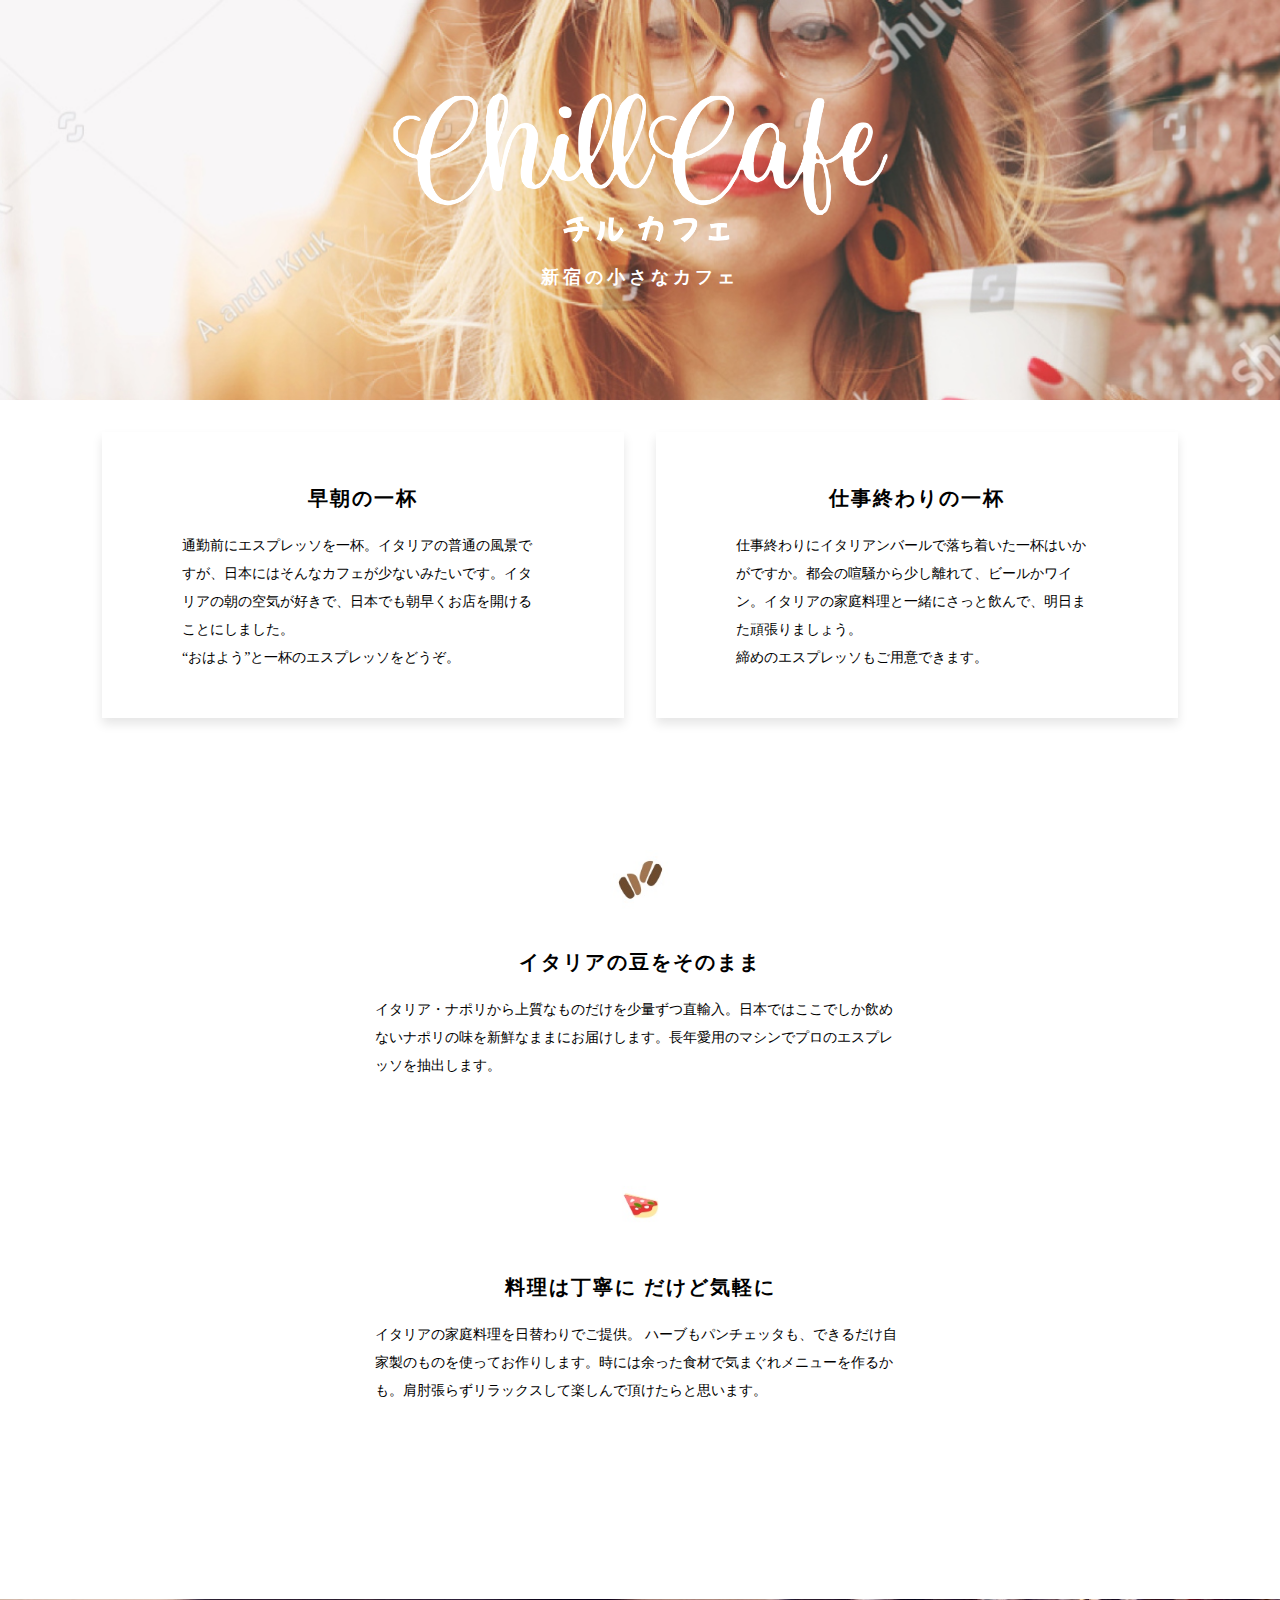
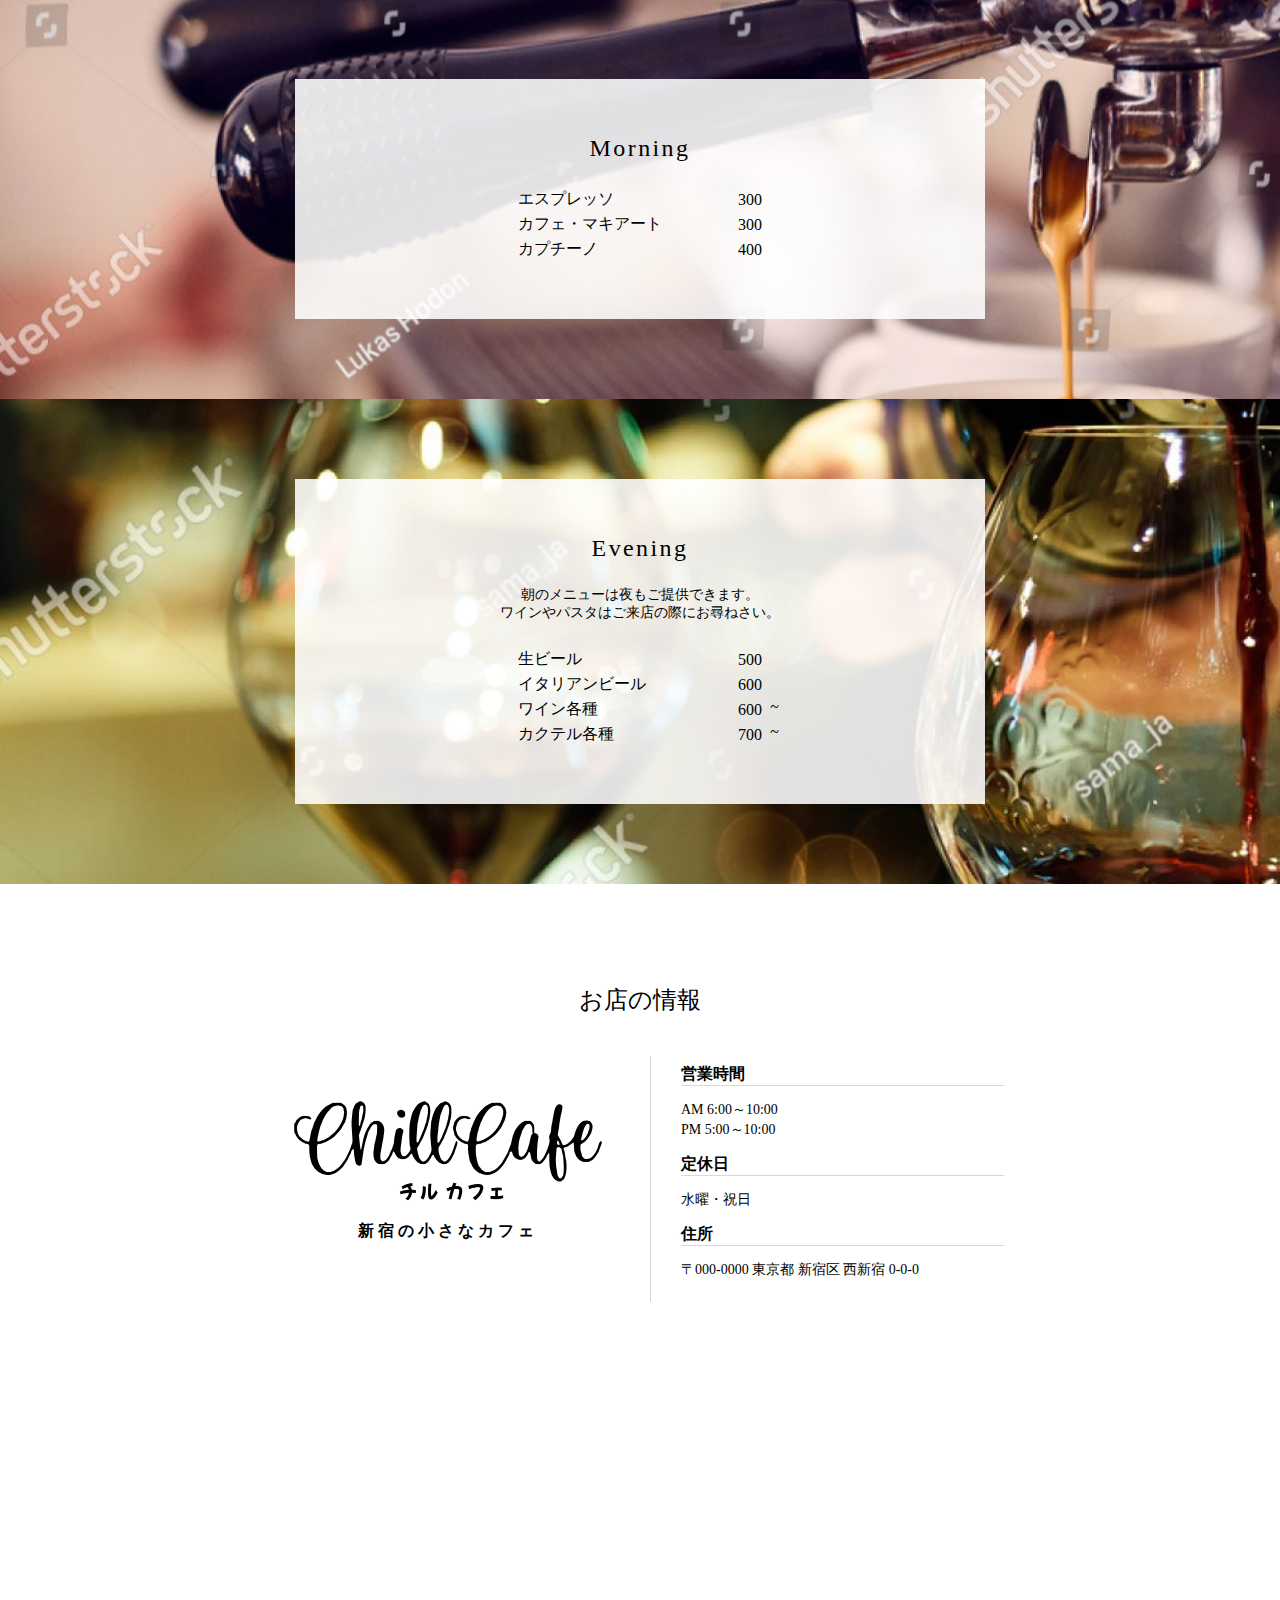
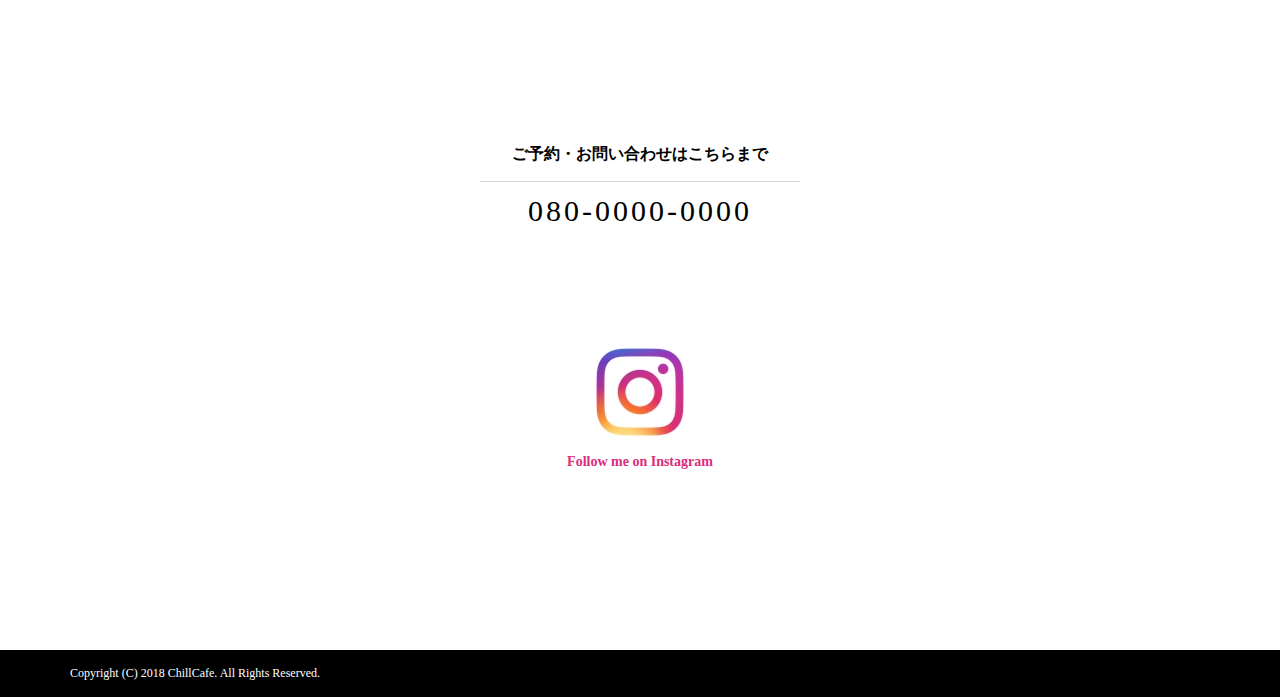
<file: udemy/cafesite/index.html>
<!DOCTYPE html>
<html lang="ja">
<!--[if lt IE 7]>      <html class="no-js lt-ie9 lt-ie8 lt-ie7"> <![endif]-->
<!--[if IE 7]>         <html class="no-js lt-ie9 lt-ie8"> <![endif]-->
<!--[if IE 8]>         <html class="no-js lt-ie9"> <![endif]-->
<!--[if gt IE 8]><!-->
<html class="no-js">
<!--<![endif]-->

<head>
  <meta charset="utf-8">
  <meta http-equiv="X-UA-Compatible" content="IE=edge">
  <title>チルカフェ | 新宿の小さなカフェ</title>
  <meta name="description" content="">
  <meta name="viewport" content="width=device-width, initial-scale=1">
  <link rel="stylesheet" href="./style.css">
  <link rel="stylesheet" href="./responsive.css">
</head>

<body>
  <!--[if lt IE 7]>
      <p class="browsehappy">You are using an <strong>outdated</strong> browser. Please <a href="#">upgrade your browser</a> to improve your experience.</p>
    <![endif]-->
  <!-- <script src="" async defer></script> -->
  <div class="jumbotron">
    <div>
      <img src="./images/logo_white.png" alt="">
      <p>新宿の小さなカフェ</p>
    </div>
  </div>

  <div class="container" style="margin-bottom: 100px;">
    <div class="cafe-features">
      <div class="cafe-feature" style="margin-right: 16px;">
        <!-- <img src="images/espresso.jpg" alt="" /> -->
        <h3 class="cafe-feature-title">早朝の一杯</h3>
        <p>
          通勤前にエスプレッソを一杯。イタリアの普通の風景ですが、日本にはそんなカフェが少ないみたいです。イタリアの朝の空気が好きで、日本でも朝早くお店を開けることにしました。
          <br>
          “おはよう”と一杯のエスプレッソをどうぞ。
        </p>
      </div>

      <div class="cafe-feature" style="margin-left: 16px;">
        <!-- <img src="images/beer.jpg" alt="" /> -->
        <h3 class="cafe-feature-title">仕事終わりの一杯</h3>
        <p>
          仕事終わりにイタリアンバールで落ち着いた一杯はいかがですか。都会の喧騒から少し離れて、ビールかワイン。イタリアの家庭料理と一緒にさっと飲んで、明日また頑張りましょう。
          <br>
          締めのエスプレッソもご用意できます。
        </p>
      </div>
    </div>

    <div class="cafe-description">
      <img src="images/coffee_beans.jpg" alt="" />
      <h3>イタリアの豆をそのまま</h3>
      <p>
        イタリア・ナポリから上質なものだけを少量ずつ直輸入。日本ではここでしか飲めないナポリの味を新鮮なままにお届けします。長年愛用のマシンでプロのエスプレッソを抽出します。
      </p>
    </div>

    <div class="cafe-description">
      <img src="images/pizza.jpg" alt="" />
      <h3>料理は丁寧に だけど気軽に</h3>
      <p>
        イタリアの家庭料理を日替わりでご提供。
        ハーブもパンチェッタも、できるだけ自家製のものを使ってお作りします。時には余った食材で気まぐれメニューを作るかも。肩肘張らずリラックスして楽しんで頂けたらと思います。
      </p>
    </div>
  </div>

  <div class="cafe-menu cafe-menu-morning">
    <div class="cafe-menu-inner">
      <h3>Morning</h3>
      <!-- <img class="menu-image" src="images/bg_espresso.jpg" alt="" /> -->
      <table>
        <tbody>
          <tr>
            <td>エスプレッソ</td>
            <td class="text-right">300</td>
          </tr>
          <tr>
            <td>カフェ・マキアート</td>
            <td class="text-right">300</td>
          </tr>
          <tr>
            <td>カプチーノ</td>
            <td class="text-right">400</td>
          </tr>
        </tbody>
      </table>
    </div>
  </div>

  <div class="cafe-menu cafe-menu-evening">
    <div class="cafe-menu-inner">
      <h3>Evening</h3>
      <p>
        朝のメニューは夜もご提供できます。<br>
        ワインやパスタはご来店の際にお尋ねさい。
      </p>
      <table>
        <tbody>
          <tr>
            <td>生ビール</td>
            <td class="text-right">500</td>
          </tr>
          <tr>
            <td>イタリアンビール</td>
            <td class="text-right">600</td>
          </tr>
          <tr>
            <td>ワイン各種</td>
            <td class="text-right or-more">600</td>
          </tr>
          <tr>
            <td>カクテル各種</td>
            <td class="text-right or-more">700</td>
          </tr>
        </tbody>
      </table>
    </div>
  </div>

  <div class="container">
    <div class="cafe-information">
      <h3>お店の情報</h3>

      <div class="cafe-information-column">
        <div class="cafe-information-column-logo">
          <img src="images/logo_black.png" alt="" />
          <p>新宿の小さなカフェ</p>
        </div>

        <div class="cafe-information-column-right">
          <h5>営業時間</h5>
          <p>
            AM 6:00～10:00 <br>
            PM 5:00～10:00
          </p>

          <h5>定休日</h5>
          <p>水曜・祝日</p>

          <h5>住所</h5>
          <p>〒000-0000 東京都 新宿区 西新宿 0-0-0</p>
        </div>
      </div>
    </div>

    <div class="cafe-map">
      <iframe src="https://www.google.com/maps/embed?pb=!1m18!1m12!1m3!1d3240.4868970051366!2d139.68991201502664!3d35.68963418019245!2m3!1f0!2f0!3f0!3m2!1i1024!2i768!4f13.1!3m3!1m2!1s0x60188cd4b71a37a1%3A0xf1665c37f38661e8!2z5p2x5Lqs6YO95bqB!5e0!3m2!1sja!2sjp!4v1547909112652" frameborder="0" allowfullscreen></iframe>
    </div>

    <div class="cafe-inquiry">
      <h5>ご予約・お問い合わせはこちらまで</h5>
      <p>080-0000-0000</p>
    </div>

    <a href="#" class="cafe-instagram">
      <img src="images/logo_instagram.jpg" alt="">
      <p>Follow me on Instagram</p>
    </a>
  </div>

  <div class="footer">
    <div class="container">
      <p>Copyright (C) 2018 ChillCafe. All Rights Reserved.</p>
    </div>
  </div>
</body>

</html>
</file>
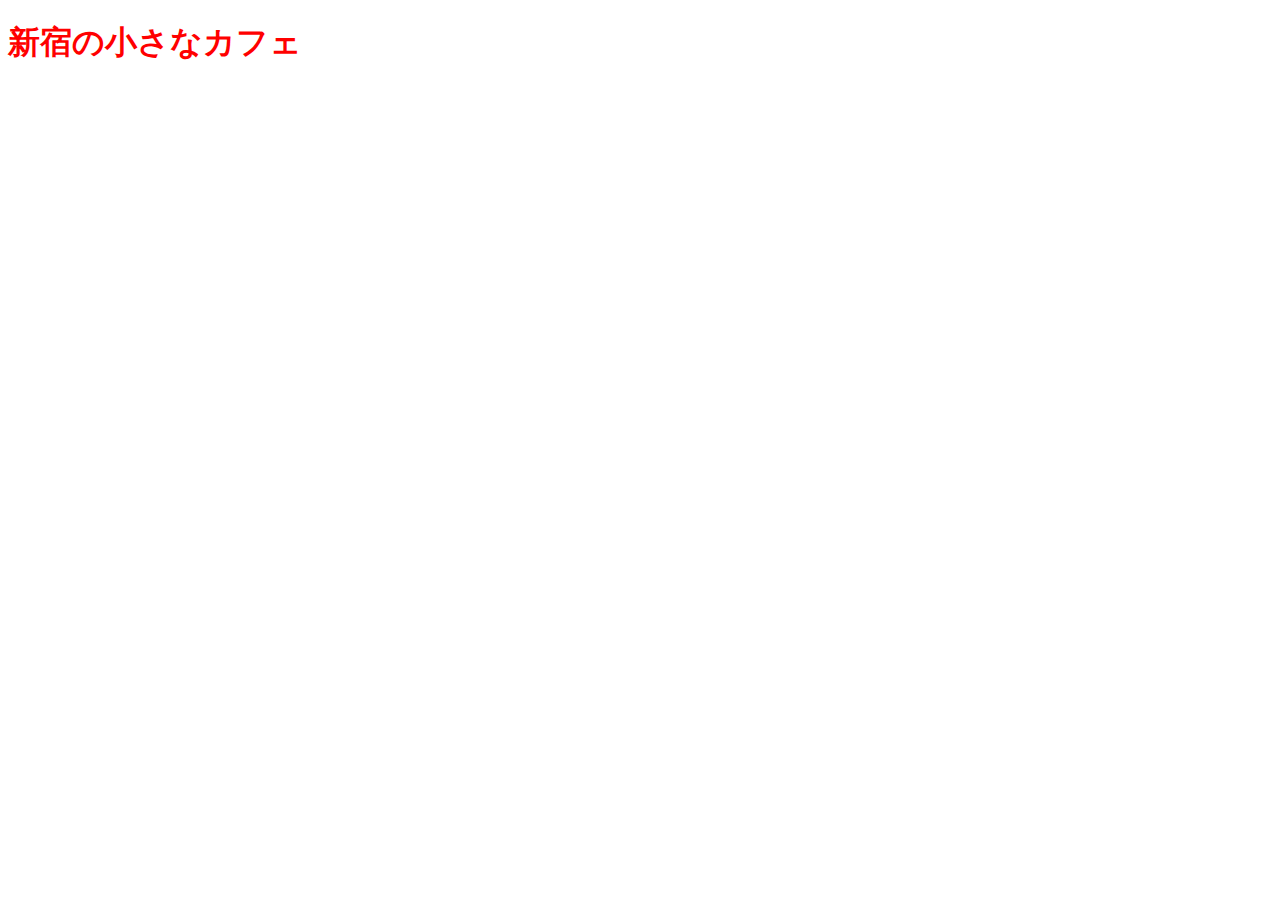
<file: udemy/html/index.html>
<!DOCTYPE html>
<html lang="ja">
<!--[if lt IE 7]>      <html class="no-js lt-ie9 lt-ie8 lt-ie7"> <![endif]-->
<!--[if IE 7]>         <html class="no-js lt-ie9 lt-ie8"> <![endif]-->
<!--[if IE 8]>         <html class="no-js lt-ie9"> <![endif]-->
<!--[if gt IE 8]><!--> <html class="no-js"> <!--<![endif]-->
  <head>
    <meta charset="utf-8">
    <meta http-equiv="X-UA-Compatible" content="IE=edge">
    <title>Chill Cafe | 新宿の小さなカフェ</title>
    <meta name="description" content="">
    <meta name="viewport" content="width=device-width, initial-scale=1">
    <link rel="stylesheet" href="./style.css">
  </head>
  <body>
    <!--[if lt IE 7]>
      <p class="browsehappy">You are using an <strong>outdated</strong> browser. Please <a href="#">upgrade your browser</a> to improve your experience.</p>
    <![endif]-->
    <h1 class="red bold">新宿の小さなカフェ</h1>
  </body>
</html>
</file>
<file: udemy/cafesite/style.css>
html,
body,
div {
  margin: 0;
  box-sizing: border-box;
}

.container {
  width: 1140px;
  margin: 0 auto;
}

.text-right {
  text-align: right;
}

.or-more{
  position: relative;
}

.or-more::after {
  content: "~";
  position: absolute;
  top: 0;
  right: -1em;
}

.jumbotron {
  display: flex;
  width: 100%;
  height: 400px;
  background-image: url(./images/bg_jumbotron.jpg);
  background-size: cover;
  justify-content: center;
  align-items: center;
}

.jumbotron img {
  height: 150px;
}

.jumbotron p {
  font-size: 18px;
  font-weight: bold;
  letter-spacing: 4px;
  color: #ffffff;
  text-align: center;
}

.menu-image {
  width: 100%;
}

.cafe-features {
  display: flex;
  flex-wrap: wrap;
  margin-bottom: 100px;
}

.cafe-feature {
  box-shadow: 0 6px 10px rgba(0, 0, 0, 0.1);
  padding: 32px 80px;
  width: 522px;
  margin: 32px;
  font-size: 14px;
  line-height: 28px;
}

.cafe-feature img {
  width: 180px;
  margin: 0 auto;
  display: block;
}

.cafe-feature-title {
  text-align: center;
  font-size: 20px;
  letter-spacing: 2px;
}

.cafe-descriptions {
  margin-bottom: 100px;
}

.cafe-description {
  width: 690px;
  margin: 0 auto;
  padding: 0px 80px 80px 80px;
}

.cafe-description img {
  width: 60px;
  margin: 0 auto 40px auto;
  display: block;
}

.cafe-description h3 {
  text-align: center;
  font-size: 20px;
  letter-spacing: 2px;
}

.cafe-description p {
  font-size: 14px;
  line-height: 28px;
}

.cafe-menu {
  background-repeat: no-repeat;
  background-size: cover;
  padding: 80px 0;
}

.cafe-menu-morning {
  background-image: url(./images/bg_espresso.jpg);
}

.cafe-menu-evening {
  background-image: url(./images/bg_wine.jpg);
  margin-bottom: 100px;
}

.cafe-menu-inner {
  width: 690px;
  margin: 0 auto;
  padding: 56px 0;
  background-color: rgba(255, 255, 255, 0.88);
}

.cafe-menu-inner h3 {
  margin-top: 0;
  text-align: center;
  font-size: 24px;
  font-weight: normal;
  letter-spacing: 2.4px;
}

.cafe-menu-inner p {
  font-size: 14px;
  text-align: center;
  margin: 24px 0;
}

.cafe-menu-inner table {
  width: 250px;
  margin: 0 auto;
}

.cafe-information {
  width: 788px;
  margin: 0 auto 32px auto;
}

.cafe-information h3 {
  font-size: 24px;
  font-weight: normal;
  text-align: center;
  margin-bottom: 40px;
}

.cafe-information-column {
  display: flex;
  align-items: center;
}

.cafe-information-column-right {
  width: 415px;
  padding: 8px 30px;
  border-left: 1px solid #D8D8D8;
}

.cafe-information-column-right h5 {
  font-size: 16px;
  font-weight: bold;
  border-bottom: 1px solid #D8D8D8;
  margin: 0 0 8px 0;
}

.cafe-information-column-right p {
  font-size: 14px;
  line-height: 20px;
}

.cafe-information-column-logo {
  padding: 0 48px;
}

.cafe-information-column-logo img {
  width: 308px;
  height: 100px;
}

.cafe-information-column-logo p {
  text-align: center;
  font-size: 16px;
  font-weight: bold;
  letter-spacing: 4px;
}

.cafe-map {
  width: 788px;
  margin: 0 auto 56px auto;
}

.cafe-map img {
  width: 747px;
  display: block;
  margin: 0 auto;
}

.cafe-map iframe {
  width: 100%;
  height: 350px;
  border: 0;
}

.cafe-inquiry {
  width: 320px;
  margin: 0 auto 120px auto;
}

.cafe-inquiry h5 {
  font-size: 16px;
  font-weight: bold;
  text-align: center;
  border-bottom: 1px solid #D8D8D8;
  padding-bottom: 16px;
  margin-bottom: 12px;
}

.cafe-inquiry p {
  font-size: 30px;
  text-align: center;
  margin: 0;
  letter-spacing: 3px;
}

.cafe-instagram {
  display: block;
  text-align: center;
  margin-bottom: 180px;
  text-decoration: none;
}

.cafe-instagram:hover {
  opacity: 0.5;
}

.cafe-instagram p {
  font-size: 14px;
  font-weight: bold;
  color: #DA2E7C;
}

.footer {
  background-color: #000000;
  padding: 16px 8px;
}

.footer p {
  margin: 0;
  color: white;
  font-size: 12px;
}
</file>
<file: udemy/cafesite/responsive.css>
@media screen and (max-width: 1200px) {
  .container {
    width: 100%;
  }

  .cafe-feature {
    margin: 32px auto!important;
  }
}
</file>
<file: udemy/html/style.css>
.red {
  color: red;
}

.boldr {
  font-weight: bold;
}
</file>
